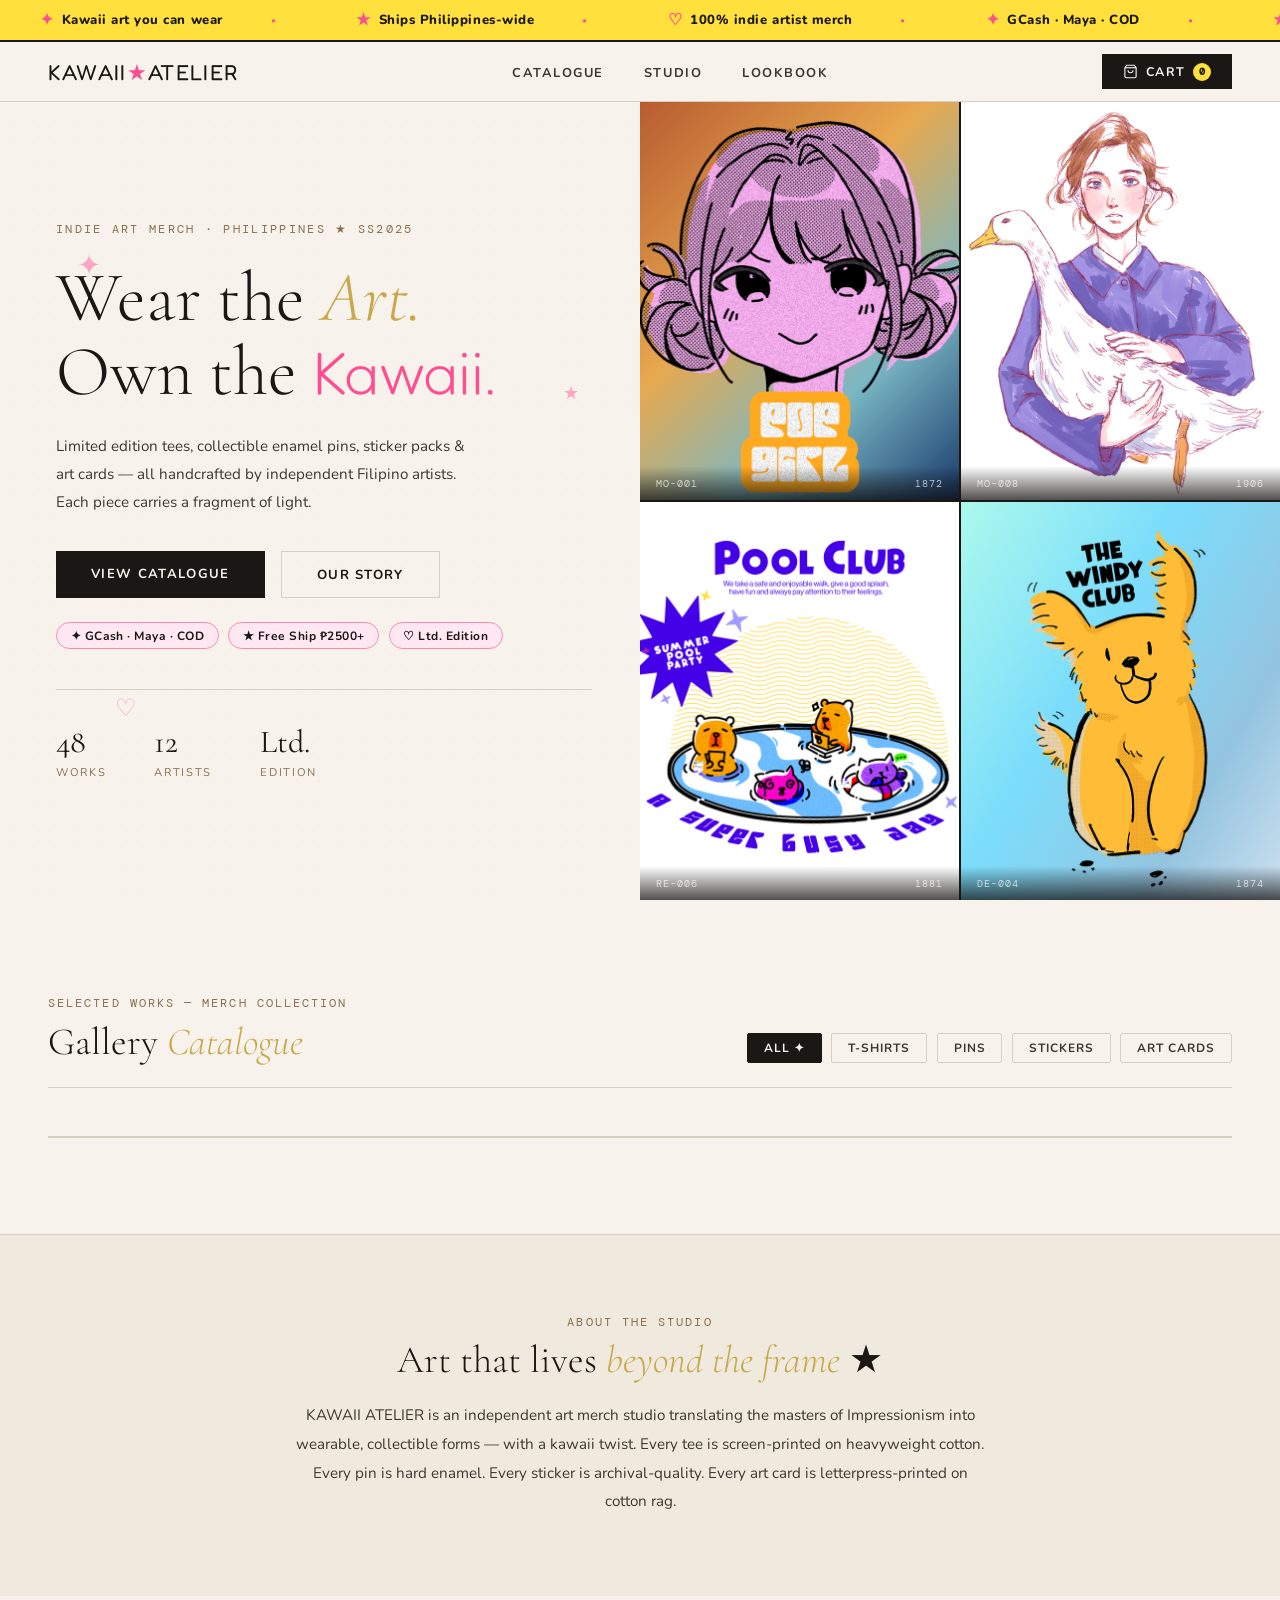
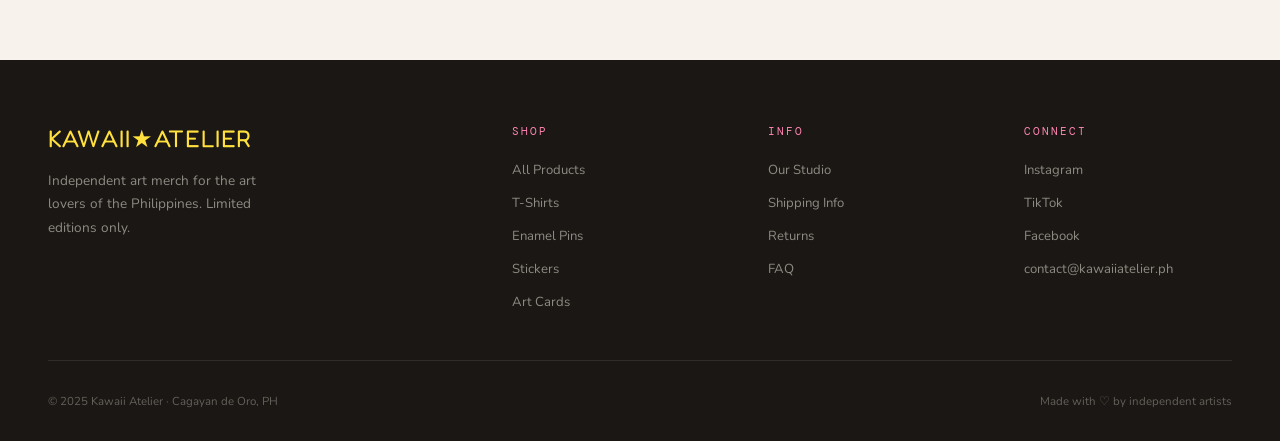
<file: frontend/index.html>
<!DOCTYPE html>
<html lang="en">
<head>
<meta charset="UTF-8">
<meta name="viewport" content="width=device-width, initial-scale=1.0">
<title>KAWAII ATELIER — Art Merch ★</title>
<link rel="preconnect" href="https://fonts.googleapis.com">
<link href="https://fonts.googleapis.com/css2?family=Cormorant+Garamond:ital,wght@0,300;0,400;0,600;1,300;1,400&family=DM+Mono:wght@300;400&family=Fredoka+One&family=Nunito:wght@400;600;700;800&display=swap" rel="stylesheet">
<link rel="stylesheet" href="styles.css">
</head>
<body>

<!-- TICKER BANNER -->
<div class="ticker-wrap">
  <div class="ticker-track" id="tickerTrack">
    <span class="tick-item"><span class="tick-icon">✦</span> Kawaii art you can wear</span>
    <span class="tick-item"><span class="tick-icon">★</span> Ships Philippines-wide</span>
    <span class="tick-item"><span class="tick-icon">♡</span> 100% indie artist merch</span>
    <span class="tick-item"><span class="tick-icon">✦</span> GCash · Maya · COD</span>
    <span class="tick-item"><span class="tick-icon">★</span> Free Shipping over ₱2500</span>
    <span class="tick-item"><span class="tick-icon">♡</span> Hand-crafted limited editions</span>
    <!-- Duplicated for seamless loop -->
    <span class="tick-item"><span class="tick-icon">✦</span> Kawaii art you can wear</span>
    <span class="tick-item"><span class="tick-icon">★</span> Ships Philippines-wide</span>
    <span class="tick-item"><span class="tick-icon">♡</span> 100% indie artist merch</span>
    <span class="tick-item"><span class="tick-icon">✦</span> GCash · Maya · COD</span>
    <span class="tick-item"><span class="tick-icon">★</span> Free Shipping over ₱2500</span>
    <span class="tick-item"><span class="tick-icon">♡</span> Hand-crafted limited editions</span>
  </div>
</div>

<!-- NAV -->
<nav id="mainNav">
  <span class="nav-logo">KAWAII<span class="nav-logo-star">★</span>ATELIER</span>
  <ul class="nav-links">
    <li><a href="#catalogue">Catalogue</a></li>
    <li><a href="#about">Studio</a></li>
    <li><a href="#">Lookbook</a></li>
  </ul>
  <div class="nav-right">
    <button class="cart-btn" onclick="toggleCart()">
      <svg width="15" height="15" viewBox="0 0 24 24" fill="none" stroke="currentColor" stroke-width="1.8"><path d="M6 2L3 6v14a2 2 0 002 2h14a2 2 0 002-2V6l-3-4z"/><line x1="3" y1="6" x2="21" y2="6"/><path d="M16 10a4 4 0 01-8 0"/></svg>
      Cart
      <span class="cart-count" id="cartCount">0</span>
    </button>
  </div>
</nav>

<!-- HERO -->
<section class="hero">
  <div class="deco" style="top:18%;left:6%">✦</div>
  <div class="deco" style="top:35%;left:44%;font-size:1.1rem;animation-delay:1.2s">★</div>
  <div class="deco" style="bottom:22%;left:9%;font-size:1.5rem;animation-delay:.7s">♡</div>
  <div class="deco" style="bottom:30%;left:50%;font-size:.85rem;animation-delay:2s">✦</div>

  <div class="hero-left">
    <p class="hero-eyebrow">Indie Art Merch · Philippines ★ SS2025</p>
    <h1 class="hero-title">Wear the <em>Art.</em><br>Own the <span class="hero-title-pop">Kawaii.</span></h1>
    <p class="hero-body">Limited edition tees, collectible enamel pins, sticker packs &amp; art cards — all handcrafted by independent Filipino artists. Each piece carries a fragment of light.</p>
    <div class="hero-ctas">
      <a href="#catalogue" class="btn-primary">View Catalogue</a>
      <a href="#about" class="btn-ghost">Our Story</a>
    </div>
    <div class="hero-pills">
      <span class="pill">✦ GCash · Maya · COD</span>
      <span class="pill">★ Free Ship ₱2500+</span>
      <span class="pill">♡ Ltd. Edition</span>
    </div>
    <div class="hero-stats">
      <div>
        <div class="hero-stat-num">48</div>
        <div class="hero-stat-label">Works</div>
      </div>
      <div>
        <div class="hero-stat-num">12</div>
        <div class="hero-stat-label">Artists</div>
      </div>
      <div>
        <div class="hero-stat-num">Ltd.</div>
        <div class="hero-stat-label">Edition</div>
      </div>
    </div>
  </div>

  <div class="hero-right">
    <div class="hero-grid-cell">
      <div class="art-placeholder h1">
        <img src="assets/pgcover.png" alt="Pop Girl" class="hero-img"
          onerror="this.style.display='none';this.nextElementSibling.style.display='flex'">
        <span class="hero-img-fallback" style="display:none"><span class="art-emoji">🎀</span><span class="art-text">POP GIRL</span></span>
      </div>
      <div class="art-label-overlay"><span>MO-001</span><span>1872</span></div>
    </div>
    <div class="hero-grid-cell">
      <div class="art-placeholder h2">
        <img src="assets/girlduckcover.png" alt="Farm Girl" class="hero-img"
          onerror="this.style.display='none';this.nextElementSibling.style.display='flex'">
        <span class="hero-img-fallback" style="display:none"><span class="art-emoji">🦢</span><span class="art-text">FARM GIRL</span></span>
      </div>
      <div class="art-label-overlay"><span>MO-008</span><span>1906</span></div>
    </div>
    <div class="hero-grid-cell">
      <div class="art-placeholder h3">
        <img src="assets/poolclubcover.png" alt="Pool Club" class="hero-img"
          onerror="this.style.display='none';this.nextElementSibling.style.display='flex'">
        <span class="hero-img-fallback" style="display:none"><span class="art-emoji">🌊</span><span class="art-text">POOL CLUB</span></span>
      </div>
      <div class="art-label-overlay"><span>RE-006</span><span>1881</span></div>
    </div>
    <div class="hero-grid-cell">
      <div class="art-placeholder h4">
        <img src="assets/windyclubcover.png" alt="Windy Club" class="hero-img"
          onerror="this.style.display='none';this.nextElementSibling.style.display='flex'">
        <span class="hero-img-fallback" style="display:none"><span class="art-emoji">🐾</span><span class="art-text">WINDY CLUB</span></span>
      </div>
      <div class="art-label-overlay"><span>DE-004</span><span>1874</span></div>
    </div>
  </div>
</section>

<!-- CATALOGUE -->
<section class="catalogue" id="catalogue">
  <div class="section-header">
    <div>
      <p class="section-meta">Selected Works — Merch Collection</p>
      <h2 class="section-title">Gallery <em>Catalogue</em></h2>
    </div>
    <div class="filter-bar" id="filterBar">
      <button class="filter-btn active" onclick="filterProducts('all',this)">All ✦</button>
      <button class="filter-btn" onclick="filterProducts('tshirt',this)">T-Shirts</button>
      <button class="filter-btn" onclick="filterProducts('pin',this)">Pins</button>
      <button class="filter-btn" onclick="filterProducts('sticker',this)">Stickers</button>
      <button class="filter-btn" onclick="filterProducts('artcard',this)">Art Cards</button>
    </div>
  </div>
  <div class="product-grid" id="productGrid"></div>
</section>

<!-- ABOUT -->
<section id="about" class="about-section">
  <div class="about-inner">
    <p class="section-meta">About the Studio</p>
    <h2 class="section-title">Art that lives <em>beyond the frame</em> ★</h2>
    <p class="about-body">KAWAII ATELIER is an independent art merch studio translating the masters of Impressionism into wearable, collectible forms — with a kawaii twist. Every tee is screen-printed on heavyweight cotton. Every pin is hard enamel. Every sticker is archival-quality. Every art card is letterpress-printed on cotton rag.</p>
  </div>
</section>

<!-- FOOTER -->
<footer>
  <div class="footer-grid">
    <div>
      <div class="footer-brand">KAWAII★ATELIER</div>
      <p class="footer-tagline">Independent art merch for the art lovers of the Philippines. Limited editions only.</p>
    </div>
    <div>
      <p class="footer-col-title">Shop</p>
      <ul class="footer-links">
        <li><a href="#catalogue">All Products</a></li>
        <li><a href="#">T-Shirts</a></li>
        <li><a href="#">Enamel Pins</a></li>
        <li><a href="#">Stickers</a></li>
        <li><a href="#">Art Cards</a></li>
      </ul>
    </div>
    <div>
      <p class="footer-col-title">Info</p>
      <ul class="footer-links">
        <li><a href="#about">Our Studio</a></li>
        <li><a href="#">Shipping Info</a></li>
        <li><a href="#">Returns</a></li>
        <li><a href="#">FAQ</a></li>
      </ul>
    </div>
    <div>
      <p class="footer-col-title">Connect</p>
      <ul class="footer-links">
        <li><a href="#">Instagram</a></li>
        <li><a href="#">TikTok</a></li>
        <li><a href="#">Facebook</a></li>
        <li><a href="#">contact@kawaiiatelier.ph</a></li>
      </ul>
    </div>
  </div>
  <div class="footer-bottom">
    <span>© 2025 Kawaii Atelier · Cagayan de Oro, PH</span>
    <span>Made with ♡ by independent artists</span>
  </div>
</footer>

<!-- CART SIDEBAR -->
<div class="cart-overlay" id="cartOverlay" onclick="toggleCart()"></div>
<aside class="cart-drawer" id="cartDrawer">
  <div class="cart-header">
    <span class="cart-title">Your Cart ★</span>
    <button class="cart-close" onclick="toggleCart()">✕</button>
  </div>
  <div class="cart-items" id="cartItems">
    <div class="cart-empty" id="cartEmpty">
      <div class="cart-empty-icon">🛒</div>
      <p>Your cart is empty</p>
    </div>
  </div>
  <div class="cart-footer">
    <div class="cart-subtotal">
      <span class="cart-subtotal-label">Total</span>
      <span class="cart-subtotal-val" id="cartTotal">₱0.00</span>
    </div>
    <p class="cart-note">Shipping calculated at checkout · GCash · Maya · COD accepted</p>
    <button class="checkout-btn" onclick="openCheckout()">Checkout ✦</button>
  </div>
</aside>

<!-- CHECKOUT MODAL -->
<div class="modal-overlay" id="checkoutModal">
  <div class="modal">
    <div class="modal-header">
      <span class="modal-title">Checkout ★</span>
      <button class="modal-close" onclick="closeCheckout()">✕</button>
    </div>
    <div class="modal-body">
      <div class="step-tabs">
        <button class="step-tab active" onclick="goStep(1)">01 · Address</button>
        <button class="step-tab" onclick="goStep(2)">02 · Payment</button>
        <button class="step-tab" onclick="goStep(3)">03 · Confirm</button>
      </div>
      <div id="checkoutForm">
        <!-- Step 1: Address -->
        <div class="form-section active" id="step1">
          <div class="form-row">
            <div class="form-group">
              <label>First Name *</label>
              <input type="text" id="fname" placeholder="Maria">
            </div>
            <div class="form-group">
              <label>Last Name *</label>
              <input type="text" id="lname" placeholder="Santos">
            </div>
          </div>
          <div class="form-group">
            <label>Email *</label>
            <input type="email" id="email" placeholder="maria@example.com">
          </div>
          <div class="form-group">
            <label>Phone (09XX XXX XXXX) *</label>
            <input type="tel" id="phone" placeholder="09123456789" oninput="formatPhoneInput(this)" maxlength="11">
          </div>
          <div class="form-group">
            <label>Street Address</label>
            <input type="text" id="addr1" placeholder="123 Rizal St., Brgy. Poblacion">
          </div>
          <div class="form-row">
            <div class="form-group">
              <label>City / Municipality *</label>
              <input type="text" id="city" placeholder="Cagayan de Oro">
            </div>
            <div class="form-group">
              <label>Province *</label>
              <input type="text" id="province" placeholder="Misamis Oriental">
            </div>
          </div>
          <div class="form-group">
            <label>Country</label>
            <input type="text" id="country" value="Philippines" readonly style="background:var(--cream2);color:var(--warm)">
          </div>
          <div class="form-actions">
            <button class="btn-form-next" onclick="goStep(2)">Continue to Payment ✦</button>
          </div>
        </div>

        <!-- Step 2: Payment -->
        <div class="form-section" id="step2">
          <div class="form-group">
            <label>Payment Method</label>
            <select id="paymethod">
              <option>Cash on Delivery (COD)</option>
            </select>
          </div>
          <div class="cod-note" style="background:var(--pink3);border:1.5px solid var(--pink2);padding:1rem;border-radius:4px;margin-top:1rem;">
            <p style="font-size:.85rem;color:var(--ink);line-height:1.6;margin:0;">
              <strong>✦ Cash on Delivery</strong><br>
              Pay ₱<span id="codAmount">0.00</span> when your order arrives.<br>
              Please prepare exact change. Our rider will collect payment upon delivery.
            </p>
          </div>
          <div class="form-actions">
            <button class="btn-form-back" onclick="goStep(1)">← Back</button>
            <button class="btn-form-next" onclick="goStep(3)">Review Order ✦</button>
          </div>
        </div>

        <!-- Step 3: Order Confirmation -->
        <div class="form-section" id="step3">
          <div class="confirm-section">
            <p class="section-meta" style="margin-bottom:1rem">📦 Order Summary</p>
            <div class="confirm-items" id="confirmItems"></div>
            <div class="confirm-divider"></div>
            <div class="confirm-row">
              <span>Subtotal</span>
              <span id="confirmSubtotal"></span>
            </div>
            <div class="confirm-row">
              <span>Shipping</span>
              <span style="font-family:var(--mono)">₱120.00</span>
            </div>
            <div class="confirm-row total">
              <span>Total</span>
              <span id="confirmTotal"></span>
            </div>
          </div>

          <div class="confirm-section">
            <p class="section-meta" style="margin-bottom:.5rem">📍 Delivering to</p>
            <p id="confirmAddress" style="font-size:.9rem;color:var(--ink2);line-height:1.6;margin-bottom:1rem;"></p>
            <p class="section-meta" style="margin-bottom:.3rem">💳 Payment</p>
            <p style="font-size:.9rem;color:var(--ink2);margin-bottom:1rem;">Cash on Delivery (COD)</p>
          </div>

          <div class="confirm-notice" style="background:var(--cream2);border:1px solid var(--border);padding:1rem;border-radius:4px;margin-bottom:1.5rem;">
            <p style="font-size:.8rem;color:var(--warm);line-height:1.6;margin:0;">
              By placing this order, you agree to our terms. Orders are shipped Philippines-wide via local couriers. 
              Estimated delivery: 3-7 business days for Metro Manila, 5-10 days for provincial areas.
            </p>
          </div>

          <div class="form-actions">
            <button class="btn-form-back" onclick="goStep(2)">← Back</button>
            <button class="btn-form-next" onclick="placeOrder()">Place Order ★</button>
          </div>
        </div>
      </div>

      <!-- Success View -->
      <div class="success-view" id="successView">
        <div class="success-icon">★</div>
        <h2>Order Confirmed!</h2>
        <p id="orderNum" class="order-num"></p>
        <p>Thank you! Your kawaii merch is on its way. We'll send a confirmation to your email shortly.</p>
        <button class="btn-primary" onclick="resetOrder()">Continue Shopping ✦</button>
      </div>
    </div>
  </div>
</div>

<!-- TOAST -->
<div class="toast-container" id="toastContainer"></div>

<script src="app.js"></script>
</body>
</html>
</file>
<file: frontend/styles.css>
/* ─── RESET & ROOT ─── */
*,*::before,*::after{box-sizing:border-box;margin:0;padding:0}
:root{
  /* Palette: minimalist cream base + kawaii pink accents */
  --cream: #f7f3ec;
  --cream2: #efe9de;
  --ink: #1a1714;
  --ink2: #3d3730;
  --warm: #8b6f4e;
  --gold: #c9a84c;
  --gold2: #e8cc7a;
  --pink: #ff4d8f;
  --pink2: #ff85b3;
  --pink3: #ffe8f2;
  --mint: #00c4a7;
  --yellow: #ffe03d;
  --rust: #b84c2f;
  --sage: #5a7a5c;
  --mist: #9badb0;
  --border: #d8cfc3;
  --card: #faf7f2;

  --serif: 'Cormorant Garamond', serif;
  --mono: 'DM Mono', monospace;
  --kawaii: 'Fredoka One', cursive;
  --body: 'Nunito', sans-serif;
}
html{scroll-behavior:smooth}
body{
  background:var(--cream);
  color:var(--ink);
  font-family:var(--body);
  font-weight:400;
  overflow-x:hidden;
}

/* ─── SUBTLE DOT TEXTURE ─── */
body::before{
  content:'';
  position:fixed;inset:0;z-index:-1;pointer-events:none;
  background-image:radial-gradient(circle,rgba(255,77,143,.04) 1.2px,transparent 1.2px);
  background-size:22px 22px;
}

/* ════════════════════════════════
   TICKER BANNER
════════════════════════════════ */
.ticker-wrap{
  background: var(--yellow);
  border-bottom: 2.5px solid var(--ink);
  overflow: hidden;
  height: 42px;
  display: flex;
  align-items: center;
  position: relative;
  z-index: 100;
}
.ticker-track{
  display: flex;
  align-items: center;
  white-space: nowrap;
  animation: ticker-scroll 28s linear infinite;
  will-change: transform;
}
.ticker-wrap:hover .ticker-track{
  animation-play-state: paused;
}
.tick-item{
  display: inline-flex;
  align-items: center;
  gap: .5rem;
  font-family: var(--body);
  font-weight: 800;
  font-size: .82rem;
  letter-spacing: .04em;
  color: var(--ink);
  padding: 0 2.5rem;
}
.tick-item:not(:last-child)::after{
  content: '·';
  margin-left: 2.5rem;
  color: var(--pink);
  font-size: 1.2rem;
}
.tick-icon{
  color: var(--pink);
  font-size: 1rem;
}
@keyframes ticker-scroll{
  0%   { transform: translateX(0); }
  100% { transform: translateX(-50%); }
}

/* ════════════════════════════════
   NAV
════════════════════════════════ */
nav{
  position: sticky;
  top: 0;
  left: 0;
  right: 0;
  z-index: 200;
  display: flex;
  align-items: center;
  justify-content: space-between;
  padding: 0 3rem;
  height: 60px;
  background: rgba(247,243,236,0.94);
  backdrop-filter: blur(14px);
  border-bottom: 1px solid var(--border);
}
.nav-logo{
  font-family: var(--kawaii);
  font-size: 1.35rem;
  letter-spacing: .06em;
  color: var(--ink);
}
.nav-logo-star{
  color: var(--pink);
  display: inline-block;
  animation: star-spin 4s ease-in-out infinite;
}
@keyframes star-spin{
  0%,100%{ transform: rotate(-8deg) scale(1); }
  50%{ transform: rotate(8deg) scale(1.15); }
}
.nav-links{
  display: flex;
  gap: 2.5rem;
  list-style: none;
}
.nav-links a{
  font-size: .8rem;
  letter-spacing: .12em;
  text-transform: uppercase;
  font-weight: 700;
  color: var(--ink2);
  text-decoration: none;
  transition: color .2s;
  position: relative;
}
.nav-links a::after{
  content:'';
  position:absolute;bottom:-2px;left:0;right:0;height:2px;
  background:var(--pink);
  transform:scaleX(0);transition:transform .2s;transform-origin:left;
}
.nav-links a:hover{ color: var(--pink); }
.nav-links a:hover::after{ transform:scaleX(1); }
.nav-right{ display:flex;align-items:center;gap:1.5rem; }
.cart-btn{
  position: relative;
  background: var(--ink);
  color: var(--cream);
  border: none;
  padding: .55rem 1.3rem;
  font-family: var(--body);
  font-size: .78rem;
  font-weight: 700;
  letter-spacing: .1em;
  text-transform: uppercase;
  cursor: pointer;
  transition: background .2s, transform .15s;
  display: flex;
  align-items: center;
  gap: .5rem;
}
.cart-btn:hover{ background: var(--pink); transform: translateY(-1px); }
.cart-count{
  background: var(--yellow);
  color: var(--ink);
  font-size: .65rem;
  font-weight: 800;
  min-width: 18px;
  height: 18px;
  border-radius: 50%;
  display: flex;
  align-items: center;
  justify-content: center;
  font-family: var(--mono);
}

/* ════════════════════════════════
   HERO
════════════════════════════════ */
.hero{
  min-height: calc(100vh - 102px);
  display: grid;
  grid-template-columns: 1fr 1fr;
  overflow: hidden;
  position: relative;
}
/* Floating kawaii deco */
.deco{
  position: absolute;
  pointer-events: none;
  font-size: 1.8rem;
  color: var(--pink);
  animation: float-deco 5s ease-in-out infinite;
  opacity: .45;
  z-index: 1;
}
@keyframes float-deco{
  0%,100%{ transform: translateY(0) rotate(0deg); }
  50%{ transform: translateY(-14px) rotate(15deg); }
}
.hero-left{
  display: flex;
  flex-direction: column;
  justify-content: center;
  padding: 5rem 3rem 5rem 3.5rem;
  position: relative;
  z-index: 2;
}
.hero-eyebrow{
  font-family: var(--mono);
  font-size: .72rem;
  letter-spacing: .2em;
  text-transform: uppercase;
  color: var(--warm);
  margin-bottom: 1.5rem;
}
.hero-title{
  font-family: var(--serif);
  font-size: clamp(3rem,5.5vw,5rem);
  font-weight: 300;
  line-height: 1.05;
  color: var(--ink);
  margin-bottom: 1.4rem;
}
.hero-title em{
  font-style: italic;
  color: var(--gold);
}
.hero-title-pop{
  font-family: var(--kawaii);
  color: var(--pink);
  font-size: .85em;
  display: inline-block;
}
.hero-body{
  font-size: .95rem;
  line-height: 1.85;
  color: var(--ink2);
  max-width: 420px;
  margin-bottom: 2.2rem;
}
.hero-ctas{ display:flex;gap:1rem;flex-wrap:wrap; }
.btn-primary{
  background: var(--ink);
  color: var(--cream);
  padding: .85rem 2.2rem;
  font-family: var(--body);
  font-size: .82rem;
  font-weight: 700;
  letter-spacing: .1em;
  text-transform: uppercase;
  border: none;
  cursor: pointer;
  transition: background .2s, transform .15s;
  text-decoration: none;
  display: inline-block;
}
.btn-primary:hover{ background:var(--pink); transform:translateY(-2px); }
.btn-ghost{
  background: none;
  color: var(--ink);
  padding: .85rem 2.2rem;
  font-family: var(--body);
  font-size: .82rem;
  font-weight: 700;
  letter-spacing: .1em;
  text-transform: uppercase;
  border: 1.5px solid var(--border);
  cursor: pointer;
  transition: border-color .2s, color .2s;
  text-decoration: none;
  display: inline-block;
}
.btn-ghost:hover{ border-color:var(--pink);color:var(--pink); }

/* Kawaii pills */
.hero-pills{
  display: flex;
  gap: .6rem;
  flex-wrap: wrap;
  margin-top: 1.5rem;
}
.pill{
  background: var(--pink3);
  border: 1.5px solid var(--pink2);
  border-radius: 999px;
  padding: .28rem .85rem;
  font-size: .75rem;
  font-weight: 700;
  color: var(--ink);
  letter-spacing: .04em;
}

/* Stats row */
.hero-stats{
  display: flex;
  gap: 3rem;
  margin-top: 2.5rem;
  padding-top: 2rem;
  border-top: 1px solid var(--border);
}
.hero-stat-num{
  font-family: var(--serif);
  font-size: 2rem;
  font-weight: 400;
  color: var(--ink);
}
.hero-stat-label{
  font-size: .7rem;
  letter-spacing: .15em;
  text-transform: uppercase;
  color: var(--warm);
  margin-top: .2rem;
}

/* Hero art grid */
.hero-right{
  position: relative;
  background: var(--ink);
  overflow: hidden;
  display: grid;
  grid-template-columns: 1fr 1fr;
  grid-template-rows: 1fr 1fr;
  gap: 2px;
}
.hero-grid-cell{
  overflow: hidden;
  position: relative;
  cursor: pointer;
}
.hero-grid-cell:hover .art-placeholder{
  transform: scale(1.04);
}
.art-placeholder{
  width: 100%;
  height: 100%;
  display: flex;
  align-items: center;
  justify-content: center;
  flex-direction: column;
  gap: .6rem;
  transition: transform .5s ease;
}
.art-emoji{ font-size: 2.8rem; filter: drop-shadow(0 2px 8px rgba(0,0,0,.3)); }
.art-text{
  font-family: var(--mono);
  font-size: .65rem;
  letter-spacing: .12em;
  color: rgba(255,255,255,.55);
  text-align: center;
}
.art-label-overlay{
  position: absolute;
  bottom: 0;left:0;right:0;
  padding: .65rem 1rem;
  background: linear-gradient(transparent,rgba(15,12,10,.72));
  font-family: var(--mono);
  font-size: .62rem;
  letter-spacing: .1em;
  color: rgba(255,255,255,.7);
  display: flex;
  justify-content: space-between;
}
/* Art fills */
.h1{background:linear-gradient(135deg,#b85c30 0%,#e8a84e 40%,#7ab8c4 70%,#1a3a6b 100%)}
.h2{background:linear-gradient(150deg,#6b3f1e 0%,#a8704e 35%,#d4a87a 65%,#e8d4b0 100%)}
.h3{background:linear-gradient(160deg,#e9eea1 0%,#6baa6e 35%,#a8d4a0 65%,#d4e8c2 100%)}
.h4{background:linear-gradient(120deg,#acf9ed 0%,#7bddfb 40%,#94c4e0 75%,#cce0ef 100%)}

/* ════════════════════════════════
   CATALOGUE
════════════════════════════════ */
.catalogue{ padding: 6rem 3rem; }
.section-header{
  display: flex;
  align-items: flex-end;
  justify-content: space-between;
  margin-bottom: 3rem;
  padding-bottom: 1.5rem;
  border-bottom: 1px solid var(--border);
}
.section-meta{
  font-family: var(--mono);
  font-size: .72rem;
  letter-spacing: .18em;
  text-transform: uppercase;
  color: var(--warm);
  margin-bottom: .6rem;
}
.section-title{
  font-family: var(--serif);
  font-size: 2.4rem;
  font-weight: 300;
  line-height: 1.1;
}
.section-title em{ font-style:italic;color:var(--gold); }

/* Filter bar */
.filter-bar{ display:flex;gap:.6rem;flex-wrap:wrap; }
.filter-btn{
  background: none;
  border: 1.5px solid var(--border);
  padding: .38rem 1rem;
  font-family: var(--body);
  font-size: .75rem;
  font-weight: 700;
  letter-spacing: .08em;
  text-transform: uppercase;
  cursor: pointer;
  color: var(--ink2);
  transition: all .2s;
  border-radius: 2px;
}
.filter-btn.active,.filter-btn:hover{
  background: var(--ink);
  color: var(--cream);
  border-color: var(--ink);
}

/* Product grid */
.product-grid{
  display: grid;
  grid-template-columns: repeat(4,1fr);
  gap: 2px;
  background: var(--border);
  border: 1px solid var(--border);
}
.product-card{
  background: var(--card);
  cursor: pointer;
  position: relative;
  overflow: hidden;
  transition: background .2s;
}
.product-card:hover{ background: #fff; }
.product-card:hover .card-img-inner{ transform: scale(1.04); }
.card-img{
  overflow: hidden;
  aspect-ratio: 1/1;
  position: relative;
  display: flex;
  align-items: center;
  justify-content: center;
}
.card-img-inner{
  width:100%;height:100%;
  transition: transform .4s ease;
  display: flex;
  align-items: center;
  justify-content: center;
  font-size: 4rem;
  flex-direction: column;
  gap: .3rem;
  position: relative;
}
/* Actual product image — fills the cell */
.card-product-img{
  width: 100%;
  height: 100%;
  object-fit: cover;
  display: block;
}
/* Emoji shown when image is missing */
.card-img-fallback{
  font-size: 4rem;
  display: flex;
  align-items: center;
  justify-content: center;
  width: 100%;
  height: 100%;
}
.card-body{ padding:1.1rem 1.2rem 1.3rem; }
.card-code{
  font-family: var(--mono);
  font-size: .62rem;
  letter-spacing: .14em;
  color: var(--warm);
  margin-bottom: .3rem;
}
.card-name{
  font-family: var(--serif);
  font-size: 1.12rem;
  font-weight: 500;
  margin-bottom: .4rem;
  line-height: 1.2;
}
.card-desc{
  font-size: .75rem;
  color: var(--warm);
  line-height: 1.5;
  margin-bottom: .5rem;
}
.card-footer{
  display: flex;
  align-items: center;
  justify-content: space-between;
  margin-top: .6rem;
}
.card-price{ font-family:var(--mono);font-size:.9rem;color:var(--ink); }
/* Type tag */
.card-tag{
  font-size: .6rem;
  letter-spacing: .1em;
  text-transform: uppercase;
  padding: .22rem .6rem;
  border: 1px solid;
  font-family: var(--mono);
}
.tag-tshirt{color:var(--rust);border-color:var(--rust)}
.tag-pin{color:var(--sage);border-color:var(--sage)}
.tag-sticker{color:var(--mist);border-color:var(--mist)}
.tag-artcard{color:var(--gold);border-color:var(--gold)}
.card-stock{
  font-size: .68rem;
  color: var(--warm);
  margin-top: .4rem;
  font-family: var(--mono);
}
/* Kawaii stock badge */
.stock-low{ color: var(--pink)!important; }
.stock-ok{ color: var(--mint)!important; }
.out-of-stock{ opacity:.5;pointer-events:none; }
/* Add button hover reveal */
.card-add-btn{
  position: absolute;
  bottom: 0;left:0;right:0;
  background: var(--pink);
  color: var(--cream);
  border: none;
  padding: .75rem;
  font-family: var(--body);
  font-size: .75rem;
  font-weight: 800;
  letter-spacing: .1em;
  text-transform: uppercase;
  cursor: pointer;
  transform: translateY(100%);
  transition: transform .25s, background .15s;
}
.product-card:hover .card-add-btn{ transform:translateY(0); }
.card-add-btn:hover{ background:var(--rust); }

/* Art fills for product cards */
.art-sunrise{background:linear-gradient(160deg,#1a2a5e 0%,#b84c2f 35%,#e8a83e 55%,#f4d090 75%,#9bc4d4 100%)}
.art-waterlily{background:linear-gradient(140deg,#1a4a2e 0%,#2d7a5c 30%,#5aaa78 55%,#a8d4a0 75%,#c4e8d4 100%)}
.art-garden{background:linear-gradient(120deg,#6b3f8e 0%,#9b6fd4 35%,#c4a0e8 60%,#e8d4c4 85%,#f4ecd8 100%)}
.art-ballet{background:linear-gradient(150deg,#3a3060 0%,#6a5898 35%,#b8a4d4 65%,#e8d8ec 100%)}
.art-parasol{background:linear-gradient(160deg,#2a5a3a 0%,#5a9a6a 35%,#98c898 60%,#d4e8c4 85%,#e8f4e0 100%)}
.art-boating{background:linear-gradient(135deg,#2a4a6a 0%,#4a7a9a 30%,#7aaaba 55%,#aacad8 75%,#d4e4ec 100%)}
.art-boulevard{background:linear-gradient(145deg,#2a2a3a 0%,#4a4a5a 30%,#7a7a8a 55%,#aaabb4 75%,#d4d4d8 100%)}
.art-bridge{background:linear-gradient(155deg,#1a3a1a 0%,#2d6a3a 30%,#5a9a6a 55%,#a0c898 75%,#d4e8c4 100%)}
.art-haystacks{background:linear-gradient(140deg,#6a3a1a 0%,#c47a3a 30%,#e8aa5a 55%,#f4d090 75%,#f8e8c4 100%)}
.art-rouen{background:linear-gradient(160deg,#3a2a1a 0%,#7a5a3a 35%,#b8906a 60%,#d4b890 85%,#ecdcc4 100%)}
.art-beach{background:linear-gradient(145deg,#1a4a6a 0%,#3a7a9a 30%,#78b8c8 55%,#b8d8e4 75%,#e0f0f4 100%)}
.art-iris{background:linear-gradient(150deg,#2a1a4a 0%,#5a3a8a 30%,#9a6ac4 55%,#c4a0d8 75%,#e4d0ec 100%)}

/* ════════════════════════════════
   ABOUT
════════════════════════════════ */
.about-section{
  padding: 5rem 3rem;
  background: var(--cream2);
  border-top: 1px solid var(--border);
}
.about-inner{
  max-width: 700px;
  margin: 0 auto;
  text-align: center;
}
.about-body{
  font-size: .95rem;
  line-height: 1.9;
  color: var(--ink2);
  margin-top: 1.2rem;
}

/* ════════════════════════════════
   FOOTER
════════════════════════════════ */
footer{
  background: var(--ink);
  color: var(--cream2);
  padding: 4rem 3rem 2rem;
  margin-top: 4rem;
}
.footer-grid{
  display: grid;
  grid-template-columns: 2fr 1fr 1fr 1fr;
  gap: 3rem;
  margin-bottom: 3rem;
}
.footer-brand{
  font-family: var(--kawaii);
  font-size: 1.5rem;
  color: var(--yellow);
  margin-bottom: 1rem;
  letter-spacing: .04em;
}
.footer-tagline{
  font-size: .85rem;
  line-height: 1.7;
  color: rgba(239,233,222,.55);
  max-width: 240px;
}
.footer-col-title{
  font-family: var(--mono);
  font-size: .68rem;
  letter-spacing: .18em;
  text-transform: uppercase;
  color: var(--pink2);
  margin-bottom: 1.2rem;
}
.footer-links{ list-style:none;display:flex;flex-direction:column;gap:.7rem; }
.footer-links a{
  font-size: .82rem;
  color: rgba(239,233,222,.55);
  text-decoration: none;
  transition: color .2s;
}
.footer-links a:hover{ color: var(--cream); }
.footer-bottom{
  display: flex;
  justify-content: space-between;
  align-items: center;
  padding-top: 2rem;
  border-top: 1px solid rgba(239,233,222,.1);
  font-size: .72rem;
  color: rgba(239,233,222,.35);
}

/* ════════════════════════════════
   CART SIDEBAR
════════════════════════════════ */
.cart-overlay{
  position: fixed;inset:0;
  background: rgba(20,16,12,.5);
  z-index: 300;
  opacity: 0;pointer-events:none;
  transition: opacity .3s;
}
.cart-overlay.open{ opacity:1;pointer-events:all; }
.cart-drawer{
  position: fixed;top:0;right:0;bottom:0;width:400px;
  background: var(--cream);
  z-index: 301;
  transform: translateX(100%);
  transition: transform .35s cubic-bezier(.4,0,.2,1);
  display: flex;flex-direction:column;
  border-left: 1px solid var(--border);
}
.cart-drawer.open{ transform:translateX(0); }
.cart-header{
  display: flex;align-items:center;justify-content:space-between;
  padding: 1.4rem 2rem;
  border-bottom: 1px solid var(--border);
  flex-shrink: 0;
}
.cart-title{ font-family:var(--kawaii);font-size:1.3rem;color:var(--ink); }
.cart-close{
  background: none;border:none;cursor:pointer;
  color: var(--ink2);font-size:1.3rem;line-height:1;padding:.25rem;
  transition: color .2s;
}
.cart-close:hover{ color:var(--pink); }
.cart-items{ flex:1;overflow-y:auto;padding:1.5rem 2rem; }
.cart-empty{
  display: flex;flex-direction:column;align-items:center;justify-content:center;
  height: 100%;color:var(--warm);text-align:center;gap:1rem;
}
.cart-empty-icon{ font-size:3rem;opacity:.35; }
.cart-empty p{ font-family:var(--serif);font-size:1.1rem;font-weight:300;font-style:italic; }
.cart-item{
  display: flex;gap:1rem;padding:1.2rem 0;
  border-bottom: 1px solid var(--border);
  align-items: flex-start;
}
.cart-item-thumb{
  width: 60px;height:60px;flex-shrink:0;
  display:flex;align-items:center;justify-content:center;
  font-size: 2rem;border-radius:4px;
  overflow: hidden;
  position: relative;
}
.cart-thumb-img{
  width: 100%;
  height: 100%;
  object-fit: cover;
  display: block;
}
.cart-thumb-fallback{
  font-size: 2rem;
  position: absolute;
  inset: 0;
  display: flex;
  align-items: center;
  justify-content: center;
}
.cart-item-info{ flex:1; }
.cart-item-name{ font-family:var(--serif);font-size:1rem;font-weight:500;margin-bottom:.2rem; }
.cart-item-meta{ font-family:var(--mono);font-size:.63rem;color:var(--warm);letter-spacing:.1em; }
.cart-item-price{ font-family:var(--mono);font-size:.85rem;color:var(--ink);margin-top:.4rem; }
.qty-ctrl{ display:flex;align-items:center;gap:.5rem;margin-top:.7rem; }
.qty-btn{
  width:26px;height:26px;
  border:1px solid var(--border);background:none;cursor:pointer;
  font-size:.95rem;display:flex;align-items:center;justify-content:center;
  color:var(--ink);transition:all .2s;
}
.qty-btn:hover{ background:var(--pink);color:white;border-color:var(--pink); }
.qty-num{ font-family:var(--mono);font-size:.85rem;min-width:22px;text-align:center; }
.cart-item-remove{
  background:none;border:none;cursor:pointer;
  color:var(--border);font-size:.75rem;font-family:var(--body);
  font-weight:700;letter-spacing:.08em;text-transform:uppercase;
  transition:color .2s;margin-top:.3rem;display:block;
}
.cart-item-remove:hover{ color:var(--rust); }
.cart-footer{ padding:1.5rem 2rem;border-top:1px solid var(--border);flex-shrink:0; }
.cart-subtotal{ display:flex;justify-content:space-between;align-items:baseline;margin-bottom:.5rem; }
.cart-subtotal-label{ font-size:.8rem;letter-spacing:.1em;text-transform:uppercase;color:var(--ink2); }
.cart-subtotal-val{ font-family:var(--mono);font-size:1.35rem;color:var(--ink); }
.cart-note{ font-size:.72rem;color:var(--warm);margin-bottom:1.2rem;line-height:1.6; }
.checkout-btn{
  width:100%;background:var(--pink);color:white;border:none;
  padding:1rem;font-family:var(--body);font-size:.84rem;font-weight:800;
  letter-spacing:.1em;text-transform:uppercase;cursor:pointer;transition:background .2s;
}
.checkout-btn:hover{ background:var(--rust); }

/* ════════════════════════════════
   CHECKOUT MODAL
════════════════════════════════ */
.modal-overlay{
  position:fixed;inset:0;background:rgba(20,16,12,.65);z-index:400;
  display:flex;align-items:center;justify-content:center;
  opacity:0;pointer-events:none;transition:opacity .3s;padding:1rem;
}
.modal-overlay.open{ opacity:1;pointer-events:all; }
.modal{
  background:var(--cream);width:100%;max-width:570px;max-height:90vh;
  overflow-y:auto;border:1px solid var(--border);
  transform:translateY(20px);transition:transform .35s;
}
.modal-overlay.open .modal{ transform:translateY(0); }
.modal-header{
  display:flex;align-items:center;justify-content:space-between;
  padding:1.3rem 2rem;border-bottom:1px solid var(--border);
  position:sticky;top:0;background:var(--cream);z-index:1;
}
.modal-title{ font-family:var(--kawaii);font-size:1.2rem;color:var(--ink); }
.modal-close{ background:none;border:none;cursor:pointer;font-size:1.2rem;color:var(--ink2); }
.modal-body{ padding:1.8rem 2rem; }
.step-tabs{
  display:flex;margin-bottom:2rem;
  border:1px solid var(--border);overflow:hidden;
}
.step-tab{
  flex:1;padding:.6rem;text-align:center;
  font-family:var(--mono);font-size:.68rem;letter-spacing:.1em;
  text-transform:uppercase;color:var(--warm);
  border:none;background:none;cursor:pointer;
  border-right:1px solid var(--border);transition:all .2s;
}
.step-tab:last-child{ border-right:none; }
.step-tab.active{ background:var(--pink);color:white; }
.step-tab.done{ background:var(--cream2);color:var(--ink2); }
.form-section{ display:none; }
.form-section.active{ display:block; }
.form-row{ display:grid;grid-template-columns:1fr 1fr;gap:1rem;margin-bottom:1rem; }
.form-group{ margin-bottom:1rem;display:flex;flex-direction:column;gap:.4rem; }
label{ font-size:.72rem;letter-spacing:.12em;text-transform:uppercase;color:var(--ink2);font-weight:700; }
input[type=text],input[type=email],input[type=tel],select{
  background:var(--card);border:1px solid var(--border);
  padding:.7rem 1rem;font-family:var(--body);font-size:.9rem;
  color:var(--ink);outline:none;width:100%;transition:border-color .2s;
}
input:focus,select:focus{ border-color:var(--pink); }
select{ appearance:none;cursor:pointer; }
.card-inputs{ display:grid;grid-template-columns:2fr 1fr 1fr;gap:1rem; }
.form-divider{ display:flex;align-items:center;gap:1rem;margin:1.4rem 0; }
.form-divider-line{ flex:1;height:1px;background:var(--border); }
.form-divider-text{ font-size:.68rem;letter-spacing:.12em;text-transform:uppercase;color:var(--warm);white-space:nowrap; }
.order-summary{ background:var(--cream2);padding:1.4rem;margin-bottom:1.5rem; }
.order-row{ display:flex;justify-content:space-between;padding:.4rem 0;font-size:.85rem; }
.order-row.total{
  border-top:1px solid var(--border);margin-top:.5rem;padding-top:.7rem;
  font-family:var(--mono);font-weight:500;font-size:1rem;
}
.secure-note{ display:flex;align-items:center;gap:.5rem;font-size:.72rem;color:var(--warm);margin-top:.75rem; }
.form-actions{ display:flex;gap:1rem;margin-top:1.5rem; }
.btn-form-next{
  flex:1;background:var(--pink);color:white;border:none;
  padding:.85rem;font-family:var(--body);font-size:.8rem;font-weight:800;
  letter-spacing:.1em;text-transform:uppercase;cursor:pointer;transition:background .2s;
}
.btn-form-next:hover{ background:var(--rust); }
.btn-form-back{
  background:none;border:1.5px solid var(--border);padding:.85rem 1.5rem;
  font-family:var(--body);font-size:.8rem;font-weight:700;letter-spacing:.1em;
  text-transform:uppercase;cursor:pointer;color:var(--ink2);transition:all .2s;
}
.btn-form-back:hover{ border-color:var(--pink);color:var(--pink); }

/* Success */
.success-view{
  text-align:center;padding:3rem 2rem;
  display:none;flex-direction:column;align-items:center;gap:1.5rem;
}
.success-view.show{ display:flex; }
.success-icon{
  font-family:var(--kawaii);font-size:3.5rem;color:var(--pink);
  display:inline-block;animation:star-spin 2s ease-in-out infinite;
}
.success-view h2{ font-family:var(--serif);font-size:2rem;font-weight:300; }
.success-view p{ font-size:.9rem;color:var(--ink2);line-height:1.7;max-width:360px; }
.order-num{ font-family:var(--mono);font-size:.75rem;color:var(--warm);letter-spacing:.15em;margin-top:.5rem; }

/* ════════════════════════════════
   TOAST
════════════════════════════════ */
.toast-container{
  position:fixed;bottom:2rem;left:50%;transform:translateX(-50%);
  z-index:500;display:flex;flex-direction:column;gap:.5rem;align-items:center;
}
.toast{
  background:var(--ink);color:var(--cream);
  padding:.8rem 1.8rem;
  font-family:var(--body);font-size:.82rem;font-weight:700;letter-spacing:.04em;
  border-left:3px solid var(--pink);
  animation:toast-in .3s ease,toast-out .3s ease 2.2s forwards;
  white-space:nowrap;
}
@keyframes toast-in{from{opacity:0;transform:translateY(10px)}to{opacity:1;transform:translateY(0)}}
@keyframes toast-out{from{opacity:1}to{opacity:0;transform:translateY(-8px)}}

/* ════════════════════════════════
   RESPONSIVE
════════════════════════════════ */
@media(max-width:1100px){ .product-grid{grid-template-columns:repeat(3,1fr)} }
@media(max-width:860px){
  .hero{grid-template-columns:1fr;min-height:auto}
  .hero-right{height:320px}
  .hero-left{padding:3rem 1.5rem}
  nav{padding:0 1.5rem}
  .catalogue{padding:4rem 1.5rem}
  .footer-grid{grid-template-columns:1fr 1fr}
  .product-grid{grid-template-columns:repeat(2,1fr)}
}
@media(max-width:560px){
  .cart-drawer{width:100%}
  .product-grid{grid-template-columns:1fr 1fr}
  .modal{max-width:100%;border-radius:0}
  .form-row{grid-template-columns:1fr}
  .card-inputs{grid-template-columns:1fr}
  .section-header{flex-direction:column;align-items:flex-start;gap:1.5rem}
  .nav-links{display:none}
}

/* ─── HERO IMAGE (assets/ path) ─────────────── */
.hero-img{
  width:100%;height:100%;
  object-fit:cover;display:block;
}
.hero-img-fallback{
  display:flex;flex-direction:column;
  align-items:center;justify-content:center;
  gap:.6rem;width:100%;height:100%;
}

/* ─── CONFIRM SECTION (step 3 checkout) ─────── */
.confirm-section{
  background:var(--cream2);
  padding:1.2rem 1.4rem;
  margin-bottom:1rem;
}
.confirm-row{
  display:flex;justify-content:space-between;
  padding:.38rem 0;font-size:.85rem;
}
.confirm-row.total{
  border-top:1px solid var(--border);
  margin-top:.5rem;padding-top:.7rem;
  font-family:var(--mono);font-weight:500;font-size:1rem;
}
.confirm-divider{height:1px;background:var(--border);margin:.5rem 0;}
</file>
